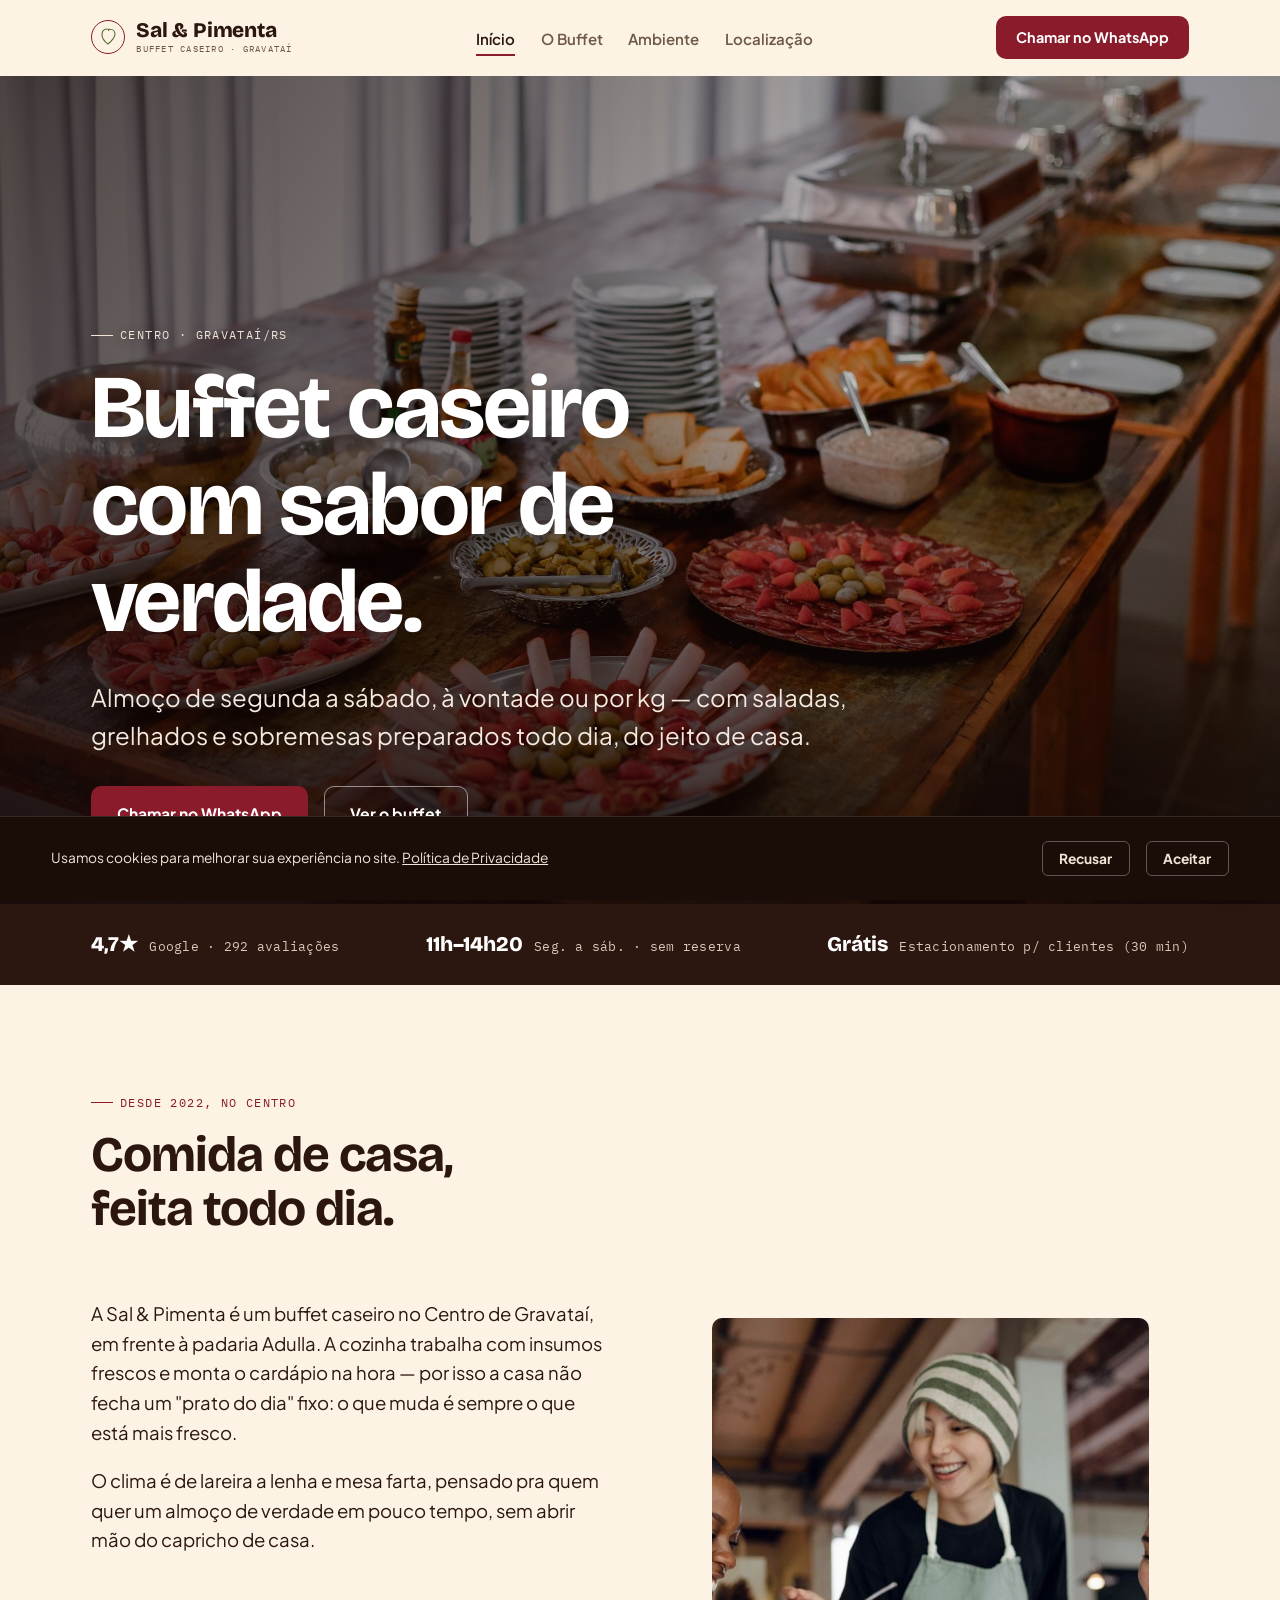
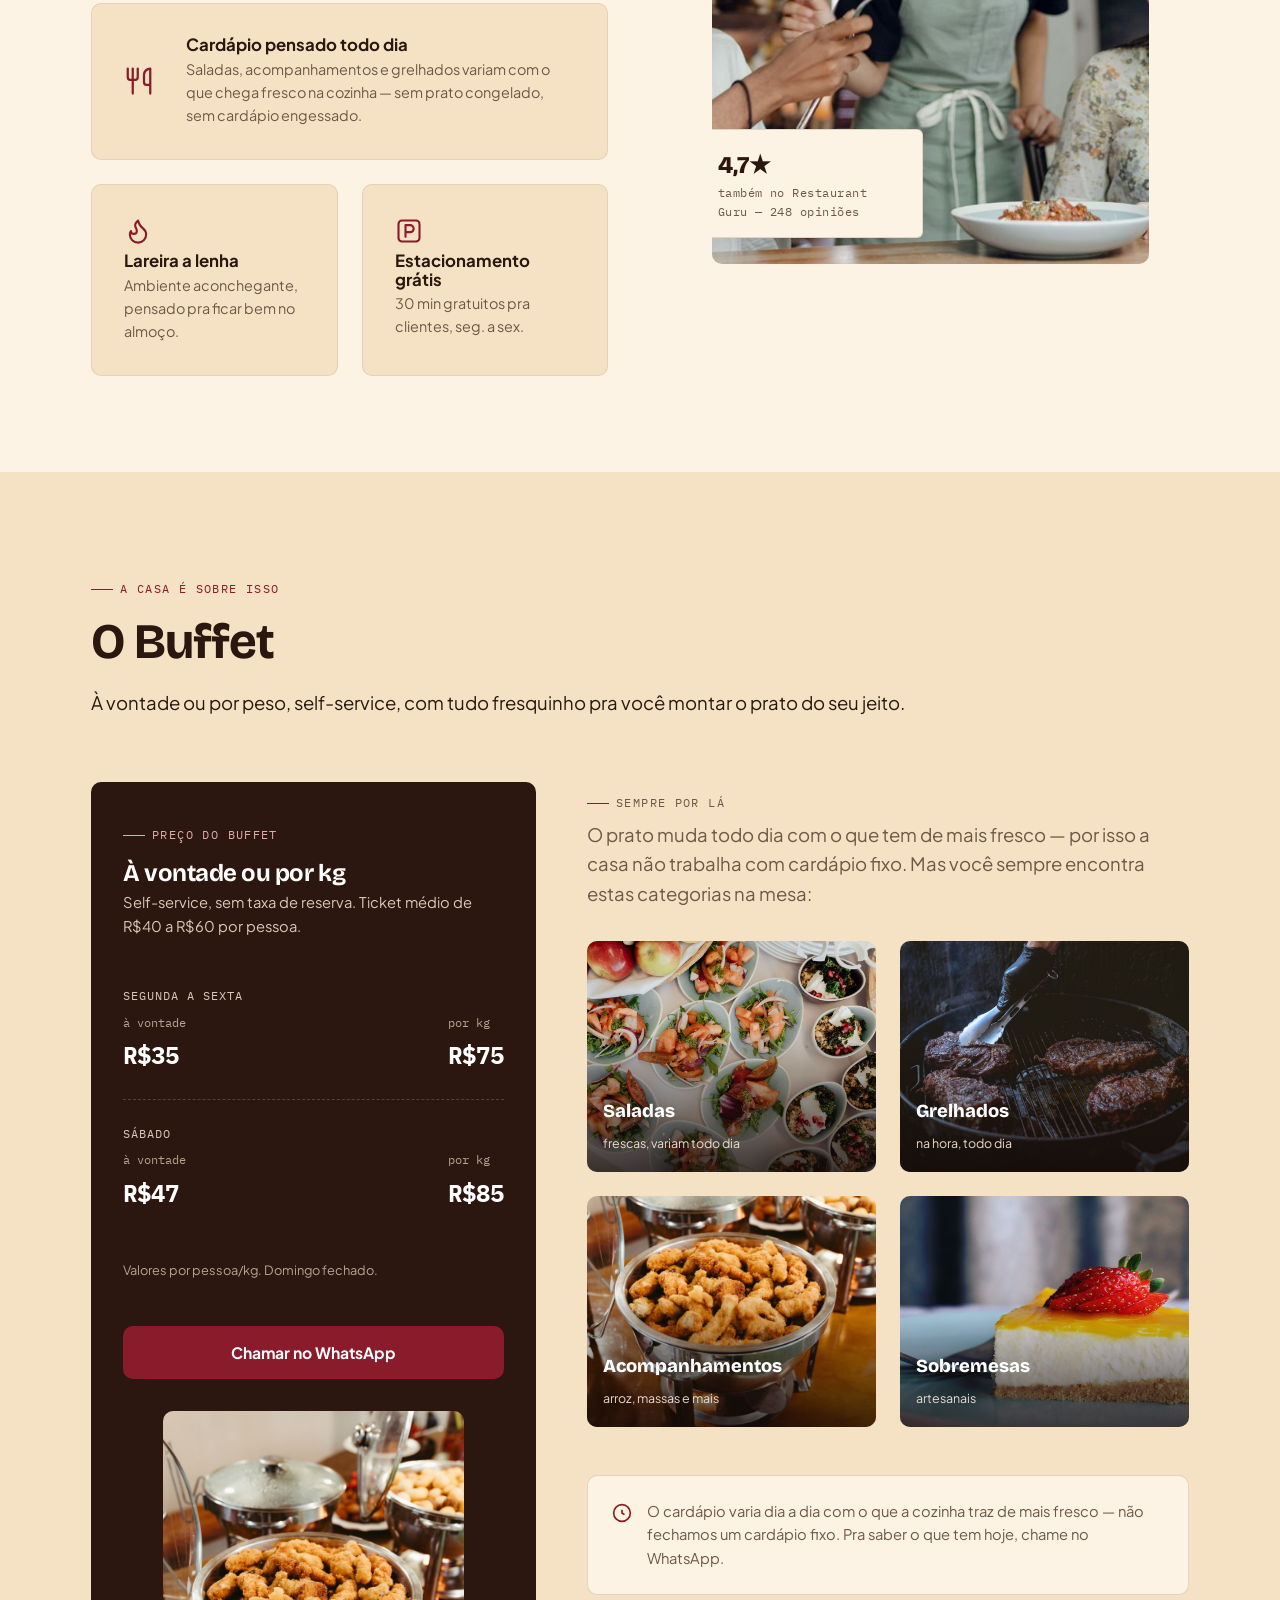
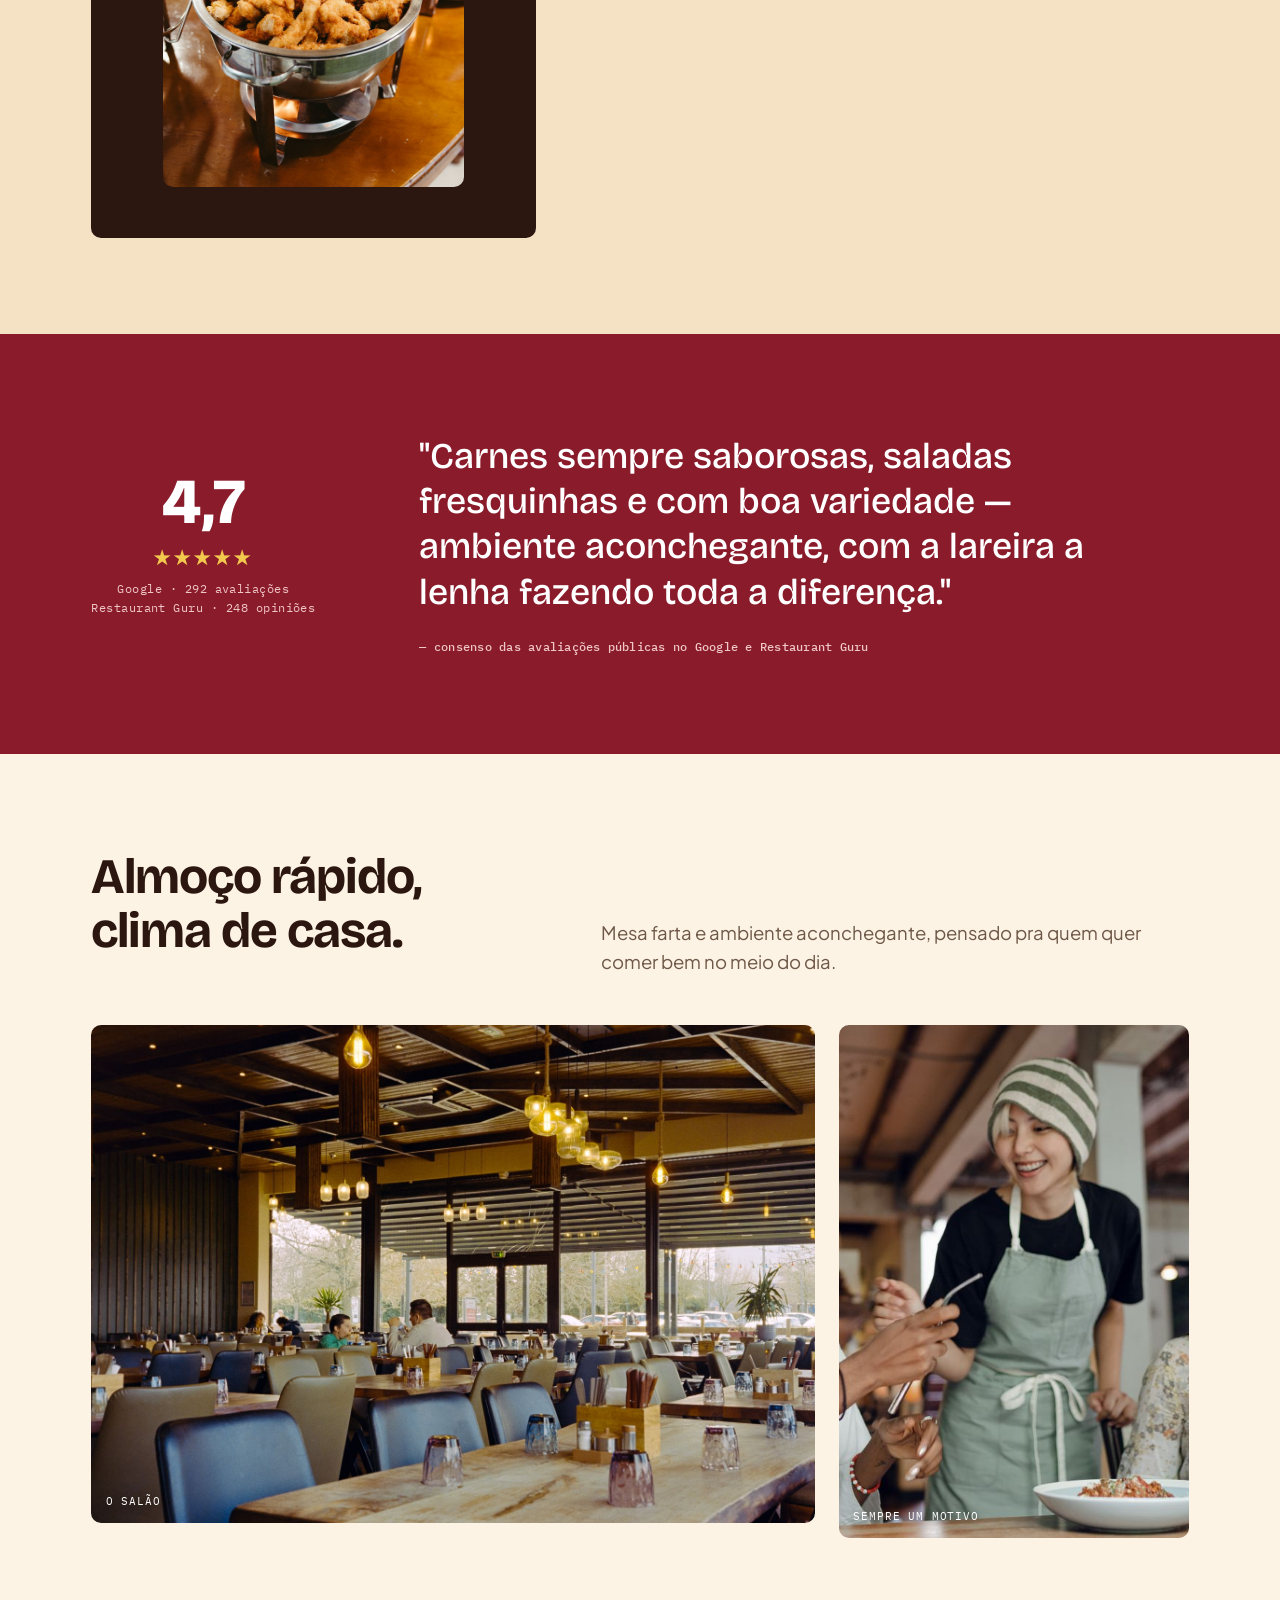
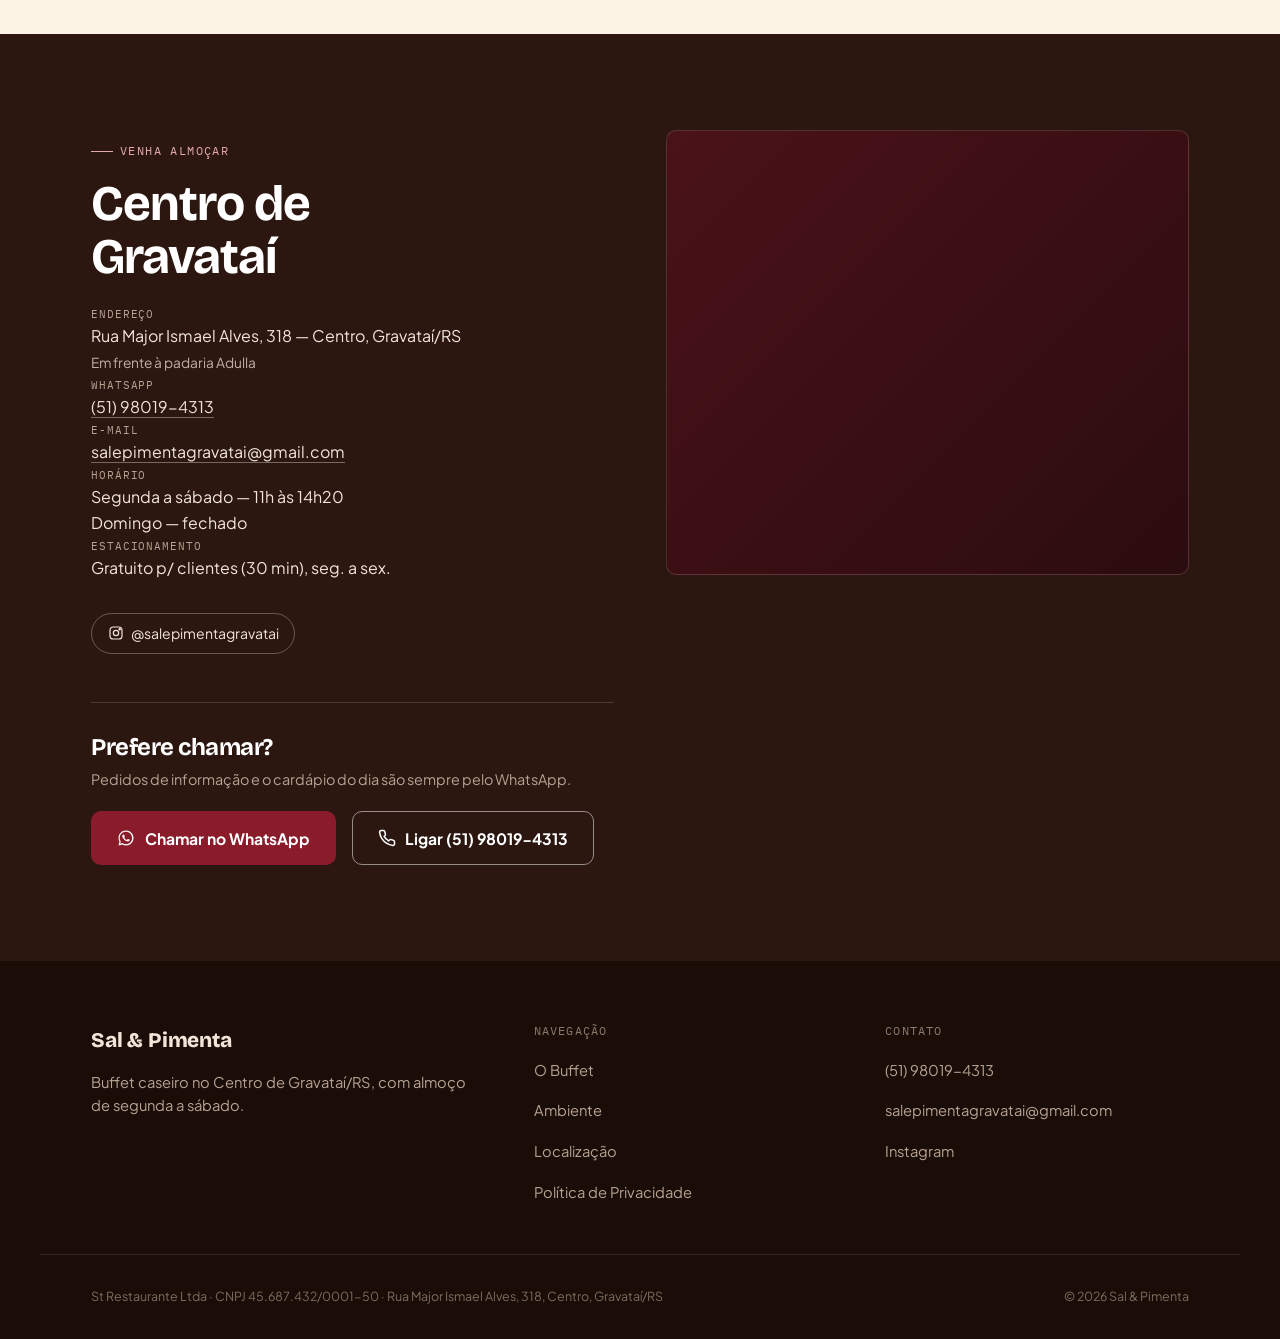
<file: index.html>
<!doctype html>
<html lang="pt-BR">
<head>
<meta charset="UTF-8">
<meta name="viewport" content="width=device-width, initial-scale=1">
<title>Sal & Pimenta Restaurante — Buffet caseiro em Gravataí/RS</title>
<meta name="description" content="Buffet caseiro à vontade ou por kg, de segunda a sábado, no Centro de Gravataí. Saladas frescas, grelhados e sobremesas — cardápio muda todo dia. Avaliação 4,7 no Google.">
<link rel="canonical" href="https://salepimenta-gravatai.vercel.app/">

<meta property="og:type" content="restaurant">
<meta property="og:title" content="Sal & Pimenta Restaurante — Buffet caseiro em Gravataí/RS">
<meta property="og:description" content="Buffet caseiro à vontade ou por kg, seg. a sáb., 11h às 14h20, no Centro de Gravataí. Peça informações pelo WhatsApp.">
<meta property="og:image" content="https://salepimenta-gravatai.vercel.app/img/hero-buffet.jpg">
<meta property="og:url" content="https://salepimenta-gravatai.vercel.app/">
<meta name="twitter:card" content="summary_large_image">

<link rel="icon" href="data:image/svg+xml,%3Csvg xmlns='http://www.w3.org/2000/svg' viewBox='0 0 64 64'%3E%3Crect width='64' height='64' rx='12' fill='%238A1B2B'/%3E%3Ctext x='32' y='44' font-family='Georgia,serif' font-size='34' font-weight='700' fill='%23FCF3E4' text-anchor='middle'%3ES%3C/text%3E%3C/svg%3E">
<link rel="manifest" href="site.webmanifest">

<link rel="preconnect" href="https://fonts.googleapis.com">
<link rel="preconnect" href="https://fonts.gstatic.com" crossorigin>
<link href="https://fonts.googleapis.com/css2?family=Bricolage+Grotesque:opsz,wght@12..96,500;12..96,600;12..96,700;12..96,800&family=Plus+Jakarta+Sans:wght@400;500;600;700&family=IBM+Plex+Mono:wght@400;500&display=swap" rel="stylesheet">
<link rel="stylesheet" href="assets/css/styles.css">

<script>document.documentElement.classList.add('js')</script>

<script type="application/ld+json">
{
  "@context":"https://schema.org","@type":"Restaurant",
  "name":"Sal & Pimenta Restaurante","inLanguage":"pt-BR",
  "url":"https://salepimenta-gravatai.vercel.app/",
  "telephone":"+555180194313",
  "email":"salepimentagravatai@gmail.com",
  "image":"https://salepimenta-gravatai.vercel.app/img/hero-buffet.jpg",
  "servesCuisine":["Buffet caseiro","Brasileira","Grelhados"],
  "priceRange":"R$35–R$85",
  "address":{"@type":"PostalAddress","streetAddress":"Rua Major Ismael Alves, 318","addressLocality":"Gravataí","addressRegion":"RS","postalCode":"94010-350","addressCountry":"BR"},
  "openingHoursSpecification":[
    {"@type":"OpeningHoursSpecification","dayOfWeek":["Monday","Tuesday","Wednesday","Thursday","Friday","Saturday"],"opens":"11:00","closes":"14:20"}
  ],
  "aggregateRating":{"@type":"AggregateRating","ratingValue":"4.7","reviewCount":"292"}
}
</script>
</head>
<body>

<a class="skip-link" href="#conteudo" style="position:absolute;left:-999px;top:0;background:#8A1B2B;color:#fff;padding:.8em 1.2em;z-index:100;">Pular para o conteúdo</a>

<header class="site-header" id="siteHeader">
  <div class="container">
    <a class="brand" href="#inicio" aria-label="Sal & Pimenta Restaurante — início">
      <svg width="34" height="34" viewBox="0 0 34 34" fill="none" aria-hidden="true">
        <circle cx="17" cy="17" r="16.5" stroke="#8A1B2B"/>
        <path d="M17 24c-3.6-2.4-6-5.7-6-9.2C11 11 13.4 9 16.3 9c.7 0 1.3.5 1.3 1.2v.3c0-.7.6-1.3 1.3-1.3 2.9 0 5.1 2 5.1 4.9 0 3.4-2.9 6.6-7 9.9Z" stroke="#5C6B36" stroke-width="1.1" stroke-linejoin="round"/>
      </svg>
      <span class="brand-word">Sal & Pimenta<small>Buffet caseiro · Gravataí</small></span>
    </a>

    <nav class="main-nav" id="mainNav" aria-label="Navegação principal">
      <ul>
        <li><a href="#inicio">Início</a></li>
        <li><a href="#buffet">O Buffet</a></li>
        <li><a href="#ambiente">Ambiente</a></li>
        <li><a href="#localizacao">Localização</a></li>
      </ul>
      <a class="btn btn-primary mobile-nav-cta" href="https://wa.me/5551980194313?text=Ol%C3%A1!%20Vim%20pelo%20site%20e%20gostaria%20de%20mais%20informa%C3%A7%C3%B5es%20sobre%20o%20buffet." target="_blank" rel="noopener">Chamar no WhatsApp</a>
    </nav>

    <div class="header-actions">
      <a class="btn btn-primary" href="https://wa.me/5551980194313?text=Ol%C3%A1!%20Vim%20pelo%20site%20e%20gostaria%20de%20mais%20informa%C3%A7%C3%B5es%20sobre%20o%20buffet." target="_blank" rel="noopener"><span>Chamar no WhatsApp</span></a>
      <button class="hamburger" id="hamburger" type="button" aria-expanded="false" aria-controls="mainNav" aria-label="Abrir menu"><span></span></button>
    </div>
  </div>
</header>

<main id="conteudo">

  <!-- HERO -->
  <section class="hero" id="inicio" aria-label="Abertura">
    <div class="hero-media">
      <img src="img/hero-buffet.jpg" alt="Mesa farta de buffet caseiro, com frios, saladas e acompanhamentos servidos em travessas" width="1920" height="1280" fetchpriority="high">
      <!-- TROCAR: foto hero (buffet da casa) -->
    </div>
    <div class="container hero-inner">
      <p class="eyebrow hero-eyebrow">Centro · Gravataí/RS</p>
      <h1>Buffet caseiro<br>com sabor de verdade.</h1>
      <p class="lede">Almoço de segunda a sábado, à vontade ou por kg — com saladas, grelhados e sobremesas preparados todo dia, do jeito de casa.</p>
      <div class="hero-ctas">
        <a class="btn btn-primary" href="https://wa.me/5551980194313?text=Ol%C3%A1!%20Vim%20pelo%20site%20e%20gostaria%20de%20mais%20informa%C3%A7%C3%B5es%20sobre%20o%20buffet." target="_blank" rel="noopener">Chamar no WhatsApp</a>
        <a class="btn btn-ghost on-dark" href="#buffet">Ver o buffet</a>
      </div>
    </div>
  </section>

  <div class="trust-strip">
    <div class="container">
      <div class="trust-item"><b>4,7★</b><span>Google · 292 avaliações</span></div>
      <div class="trust-item"><b>11h–14h20</b><span>Seg. a sáb. · sem reserva</span></div>
      <div class="trust-item"><b>Grátis</b><span>Estacionamento p/ clientes (30 min)</span></div>
    </div>
  </div>

  <!-- SOBRE / DIFERENCIAIS -->
  <section class="sobre" id="sobre" aria-label="Sobre a casa">
    <div class="container">
      <div class="sobre-head reveal">
        <p class="eyebrow">Desde 2022, no Centro</p>
        <h2>Comida de casa,<br>feita todo dia.</h2>
      </div>
      <div class="sobre-layout">
        <div class="reveal">
          <div class="prose">
            <p>A Sal & Pimenta é um buffet caseiro no Centro de Gravataí, em frente à padaria Adulla. A cozinha trabalha com insumos frescos e monta o cardápio na hora — por isso a casa não fecha um "prato do dia" fixo: o que muda é sempre o que está mais fresco.</p>
            <p>O clima é de lareira a lenha e mesa farta, pensado pra quem quer um almoço de verdade em pouco tempo, sem abrir mão do capricho de casa.</p>
          </div>
          <div class="diferenciais" style="margin-top:var(--sp-5)">
            <div class="dif-card big">
              <svg width="30" height="30" viewBox="0 0 24 24" fill="none" stroke="currentColor" stroke-width="1.8" stroke-linecap="round" stroke-linejoin="round"><path d="M3 2v7c0 1.1.9 2 2 2h4a2 2 0 0 0 2-2V2"/><path d="M7 2v20"/><path d="M21 15V2a5 5 0 0 0-5 5v6c0 1.1.9 2 2 2h3Zm0 0v7"/></svg>
              <div><h3>Cardápio pensado todo dia</h3><p>Saladas, acompanhamentos e grelhados variam com o que chega fresco na cozinha — sem prato congelado, sem cardápio engessado.</p></div>
            </div>
            <div class="dif-card">
              <svg width="28" height="28" viewBox="0 0 24 24" fill="none" stroke="currentColor" stroke-width="1.8" stroke-linecap="round" stroke-linejoin="round"><path d="M8.5 14.5A2.5 2.5 0 0 0 11 12c0-1.38-.5-2-1-3-1.072-2.143-.224-4.054 2-6 .5 2.5 2 4.9 4 6.5 2 1.6 3 3.5 3 5.5a7 7 0 1 1-14 0c0-1.153.433-2.294 1-3a2.5 2.5 0 0 0 2.5 2.5z"/></svg>
              <h3>Lareira a lenha</h3>
              <p>Ambiente aconchegante, pensado pra ficar bem no almoço.</p>
            </div>
            <div class="dif-card">
              <svg width="28" height="28" viewBox="0 0 24 24" fill="none" stroke="currentColor" stroke-width="1.8" stroke-linecap="round" stroke-linejoin="round"><rect x="3" y="3" width="18" height="18" rx="3"/><path d="M9 17V7h4a3 3 0 0 1 0 6H9"/></svg>
              <h3>Estacionamento grátis</h3>
              <p>30 min gratuitos pra clientes, seg. a sex.</p>
            </div>
          </div>
        </div>
        <figure class="sobre-figure reveal">
          <img src="img/mesa-amigos.jpg" alt="Clientes sorrindo à mesa durante o almoço, clima descontraído" width="1200" height="698" loading="lazy">
          <!-- TROCAR: foto real de clientes na casa -->
          <figcaption class="tag"><strong>4,7★</strong>também no Restaurant Guru — 248 opiniões</figcaption>
        </figure>
      </div>
    </div>
  </section>

  <!-- O BUFFET — ÂNCORA -->
  <section class="buffet" id="buffet" aria-label="O buffet">
    <div class="container">
      <div class="buffet-head reveal">
        <p class="eyebrow">A casa é sobre isso</p>
        <h2>O Buffet</h2>
        <p class="prose">À vontade ou por peso, self-service, com tudo fresquinho pra você montar o prato do seu jeito.</p>
      </div>

      <div class="buffet-layout">
        <aside class="buffet-price reveal" aria-label="Preços do buffet">
          <p class="eyebrow">Preço do buffet</p>
          <h3>À vontade ou por kg</h3>
          <p class="desc">Self-service, sem taxa de reserva. Ticket médio de R$40 a R$60 por pessoa.</p>

          <!-- TROCAR: confirme com a casa se os valores abaixo ainda são estes. A fonte mais recente encontrada é de set/2023 (post da @comeguria no TikTok, https://www.tiktok.com/@comeguria/video/7281737068152114438); o Restaurant Guru repete o mesmo número, mas parece ter puxado da mesma fonte. Pode estar desatualizado com quase 3 anos de inflação. -->
          <div class="price-table">
            <div class="price-day">
              <span class="when">Segunda a sexta</span>
              <div class="price-lines">
                <div class="opt"><span class="opt-label">à vontade</span><span class="opt-value">R$35</span></div>
                <div class="opt"><span class="opt-label">por kg</span><span class="opt-value">R$75</span></div>
              </div>
            </div>
            <div class="price-day">
              <span class="when">Sábado</span>
              <div class="price-lines">
                <div class="opt"><span class="opt-label">à vontade</span><span class="opt-value">R$47</span></div>
                <div class="opt"><span class="opt-label">por kg</span><span class="opt-value">R$85</span></div>
              </div>
            </div>
          </div>
          <p class="price-footnote">Valores por pessoa/kg. <!-- TROCAR: confirme se há tabela infantil --> Domingo fechado.</p>

          <a class="btn btn-primary" href="https://wa.me/5551980194313?text=Ol%C3%A1!%20Vim%20pelo%20site%20e%20gostaria%20de%20mais%20informa%C3%A7%C3%B5es%20sobre%20o%20buffet." target="_blank" rel="noopener">Chamar no WhatsApp</a>

          <figure class="buffet-figure">
            <img src="img/buffet-vitrine.jpg" alt="Travessa self-service do buffet, com opções quentes prontas para servir" width="1400" height="2099" loading="lazy">
            <!-- TROCAR: foto real das travessas do buffet -->
          </figure>
        </aside>

        <div class="reveal">
          <div class="buffet-categorias">
            <p class="eyebrow" style="margin-bottom:.6em">Sempre por lá</p>
            <p>O prato muda todo dia com o que tem de mais fresco — por isso a casa não trabalha com cardápio fixo. Mas você sempre encontra estas categorias na mesa:</p>
            <div class="cat-grid">
              <div class="cat-card">
                <img src="img/saladas.jpg" alt="Variedade de saladas frescas servidas em pratos individuais" width="1200" height="801" loading="lazy">
                <!-- TROCAR: foto real das saladas da casa -->
                <div class="label"><b>Saladas</b><span>frescas, variam todo dia</span></div>
              </div>
              <div class="cat-card">
                <img src="img/grelhados.jpg" alt="Cortes de carne sendo grelhados na brasa" width="1200" height="800" loading="lazy">
                <!-- TROCAR: foto real dos grelhados da casa -->
                <div class="label"><b>Grelhados</b><span>na hora, todo dia</span></div>
              </div>
              <div class="cat-card">
                <img src="img/buffet-vitrine.jpg" alt="Acompanhamentos quentes no buffet self-service" width="1400" height="2099" loading="lazy">
                <div class="label"><b>Acompanhamentos</b><span>arroz, massas e mais</span></div>
              </div>
              <div class="cat-card">
                <img src="img/sobremesa.jpg" alt="Fatia de cheesecake com morango fresco" width="1200" height="697" loading="lazy">
                <!-- TROCAR: foto real das sobremesas da casa -->
                <div class="label"><b>Sobremesas</b><span>artesanais</span></div>
              </div>
            </div>
          </div>

          <div class="buffet-note reveal">
            <svg width="20" height="20" viewBox="0 0 24 24" fill="none" stroke="currentColor" stroke-width="2"><circle cx="12" cy="12" r="10"/><path d="M12 8v4l3 2"/></svg>
            <p>O cardápio varia dia a dia com o que a cozinha traz de mais fresco — não fechamos um cardápio fixo. Pra saber o que tem hoje, chame no WhatsApp.</p>
          </div>
        </div>
      </div>
    </div>
  </section>

  <!-- AVALIAÇÕES -->
  <section class="avaliacoes" aria-label="Avaliações">
    <div class="container">
      <div class="avaliacoes-score">
        <div class="num">4,7</div>
        <div class="stars">★★★★★</div>
        <span>Google · 292 avaliações<br>Restaurant Guru · 248 opiniões</span>
      </div>
      <blockquote class="avaliacoes-quote">
        "Carnes sempre saborosas, saladas fresquinhas e com boa variedade — ambiente aconchegante, com a lareira a lenha fazendo toda a diferença."
        <cite>— consenso das avaliações públicas no Google e Restaurant Guru</cite>
      </blockquote>
    </div>
  </section>

  <!-- AMBIENTE -->
  <section class="ambiente" id="ambiente" aria-label="O ambiente da casa">
    <div class="container">
      <div class="ambiente-head reveal">
        <h2>Almoço rápido,<br>clima de casa.</h2>
        <p>Mesa farta e ambiente aconchegante, pensado pra quem quer comer bem no meio do dia.</p>
      </div>
      <div class="bento">
        <figure class="b1 reveal"><img src="img/ambiente.jpg" alt="Salão do restaurante com mesas dispostas para o almoço" width="1600" height="1067" loading="lazy"><figcaption>O salão</figcaption></figure>
        <!-- TROCAR: foto real do salão da Sal & Pimenta -->
        <figure class="b2 reveal"><img src="img/mesa-amigos.jpg" alt="Clientes conversando e sorrindo durante o almoço" width="1200" height="698" loading="lazy"><figcaption>Sempre um motivo</figcaption></figure>
      </div>
    </div>
  </section>

  <!-- LOCALIZAÇÃO / CONTATO -->
  <section class="local" id="localizacao" aria-label="Localização e contato">
    <div class="container local-grid">
      <div class="reveal">
        <p class="eyebrow">Venha almoçar</p>
        <h2>Centro de<br>Gravataí</h2>
        <dl class="local-info">
          <dt>Endereço</dt>
          <dd>Rua Major Ismael Alves, 318 — Centro, Gravataí/RS<br><span style="opacity:.75;font-size:.86rem">Em frente à padaria Adulla</span></dd>
          <dt>WhatsApp</dt>
          <dd><a href="https://wa.me/5551980194313" target="_blank" rel="noopener">(51) 98019-4313</a></dd>
          <dt>E-mail</dt>
          <dd><a href="mailto:salepimentagravatai@gmail.com">salepimentagravatai@gmail.com</a></dd>
          <dt>Horário</dt>
          <dd>Segunda a sábado — 11h às 14h20<br>Domingo — fechado</dd>
          <dt>Estacionamento</dt>
          <dd>Gratuito p/ clientes (30 min), seg. a sex.</dd>
        </dl>
        <div class="local-socials">
          <a class="social-pill" href="https://www.instagram.com/salepimentagravatai/" target="_blank" rel="noopener">
            <svg width="16" height="16" viewBox="0 0 24 24" fill="none" stroke="currentColor" stroke-width="1.8"><rect x="3" y="3" width="18" height="18" rx="5"/><circle cx="12" cy="12" r="4"/><circle cx="17.5" cy="6.5" r="1"/></svg>
            @salepimentagravatai
          </a>
        </div>

        <div class="contact-ctas">
          <h3>Prefere chamar?</h3>
          <p>Pedidos de informação e o cardápio do dia são sempre pelo WhatsApp.</p>
          <div class="direct-ctas">
            <a class="btn btn-primary" href="https://wa.me/5551980194313?text=Ol%C3%A1!%20Vim%20pelo%20site%20e%20gostaria%20de%20mais%20informa%C3%A7%C3%B5es." target="_blank" rel="noopener">
              <svg width="18" height="18" viewBox="0 0 24 24" fill="none" stroke="currentColor" stroke-width="0"><path fill="currentColor" d="M12.04 2c-5.5 0-10 4.5-10 10 0 1.77.46 3.45 1.28 4.9L2 22l5.25-1.38A9.94 9.94 0 0 0 12.04 22c5.5 0 10-4.5 10-10s-4.5-10-10-10Zm0 18.2c-1.6 0-3.1-.43-4.4-1.2l-.32-.19-3.12.82.83-3.04-.2-.32a8.18 8.18 0 0 1-1.26-4.37c0-4.53 3.7-8.2 8.27-8.2 4.56 0 8.27 3.67 8.27 8.2 0 4.53-3.71 8.3-8.27 8.3Zm4.53-6.15c-.25-.12-1.47-.72-1.7-.8-.23-.08-.4-.12-.56.13-.17.24-.65.8-.8.97-.14.16-.29.18-.54.06-.25-.12-1.04-.38-1.98-1.22-.73-.65-1.22-1.45-1.37-1.7-.14-.24-.02-.37.11-.5.11-.11.25-.29.37-.43.13-.14.17-.24.25-.4.08-.16.04-.3-.02-.42-.06-.12-.56-1.36-.77-1.86-.2-.48-.41-.42-.56-.43h-.48c-.16 0-.42.06-.64.3-.22.24-.85.83-.85 2.03s.87 2.36 1 2.52c.12.16 1.7 2.6 4.13 3.64.58.25 1.03.4 1.38.51.58.18 1.11.16 1.53.1.47-.07 1.47-.6 1.67-1.18.21-.58.21-1.07.15-1.18-.07-.1-.23-.16-.48-.28Z"/></svg>
              Chamar no WhatsApp
            </a>
            <a class="btn btn-ghost on-dark" href="tel:+555180194313">
              <svg width="18" height="18" viewBox="0 0 24 24" fill="none" stroke="currentColor" stroke-width="2" stroke-linecap="round" stroke-linejoin="round"><path d="M22 16.92v3a2 2 0 0 1-2.18 2 19.79 19.79 0 0 1-8.63-3.07 19.5 19.5 0 0 1-6-6 19.79 19.79 0 0 1-3.07-8.67A2 2 0 0 1 4.11 2h3a2 2 0 0 1 2 1.72c.127.96.362 1.903.7 2.81a2 2 0 0 1-.45 2.11L8.09 9.91a16 16 0 0 0 6 6l1.27-1.27a2 2 0 0 1 2.11-.45c.907.338 1.85.573 2.81.7A2 2 0 0 1 22 16.92Z"/></svg>
              Ligar (51) 98019-4313
            </a>
          </div>
        </div>
      </div>

      <div class="reveal">
        <div class="map-wrap">
          <iframe title="Mapa — Rua Major Ismael Alves, 318, Gravataí" src="https://www.google.com/maps?q=Rua+Major+Ismael+Alves,+318,+Gravata%C3%AD,+RS&output=embed" loading="lazy" referrerpolicy="no-referrer-when-downgrade"></iframe>
        </div>
      </div>
    </div>
  </section>

</main>

<footer class="site-footer">
  <div class="container footer-grid">
    <div class="footer-brand">
      <span class="brand-word">Sal & Pimenta</span>
      <p>Buffet caseiro no Centro de Gravataí/RS, com almoço de segunda a sábado.</p>
    </div>
    <div class="footer-col">
      <h4>Navegação</h4>
      <ul>
        <li><a href="#buffet">O Buffet</a></li>
        <li><a href="#ambiente">Ambiente</a></li>
        <li><a href="#localizacao">Localização</a></li>
        <li><a href="politica-de-privacidade.html">Política de Privacidade</a></li>
      </ul>
    </div>
    <div class="footer-col">
      <h4>Contato</h4>
      <ul>
        <li><a href="tel:+555180194313">(51) 98019-4313</a></li>
        <li><a href="mailto:salepimentagravatai@gmail.com">salepimentagravatai@gmail.com</a></li>
        <li><a href="https://www.instagram.com/salepimentagravatai/" target="_blank" rel="noopener">Instagram</a></li>
      </ul>
    </div>
  </div>
  <div class="container footer-bottom">
    <span>St Restaurante Ltda · CNPJ 45.687.432/0001-50 · Rua Major Ismael Alves, 318, Centro, Gravataí/RS</span>
    <span>© <span id="year"></span> Sal & Pimenta</span>
  </div>
</footer>

<a class="wa-float" href="https://wa.me/5551980194313?text=Ol%C3%A1!%20Vim%20pelo%20site%20e%20gostaria%20de%20mais%20informa%C3%A7%C3%B5es." target="_blank" rel="noopener" aria-label="Chamar a Sal & Pimenta no WhatsApp">
  <svg width="26" height="26" viewBox="0 0 24 24" fill="none" stroke="#fff" stroke-width="0"><path fill="#fff" d="M12.04 2c-5.5 0-10 4.5-10 10 0 1.77.46 3.45 1.28 4.9L2 22l5.25-1.38A9.94 9.94 0 0 0 12.04 22c5.5 0 10-4.5 10-10s-4.5-10-10-10Zm0 18.2c-1.6 0-3.1-.43-4.4-1.2l-.32-.19-3.12.82.83-3.04-.2-.32a8.18 8.18 0 0 1-1.26-4.37c0-4.53 3.7-8.2 8.27-8.2 4.56 0 8.27 3.67 8.27 8.2 0 4.53-3.71 8.3-8.27 8.3Zm4.53-6.15c-.25-.12-1.47-.72-1.7-.8-.23-.08-.4-.12-.56.13-.17.24-.65.8-.8.97-.14.16-.29.18-.54.06-.25-.12-1.04-.38-1.98-1.22-.73-.65-1.22-1.45-1.37-1.7-.14-.24-.02-.37.11-.5.11-.11.25-.29.37-.43.13-.14.17-.24.25-.4.08-.16.04-.3-.02-.42-.06-.12-.56-1.36-.77-1.86-.2-.48-.41-.42-.56-.43h-.48c-.16 0-.42.06-.64.3-.22.24-.85.83-.85 2.03s.87 2.36 1 2.52c.12.16 1.7 2.6 4.13 3.64.58.25 1.03.4 1.38.51.58.18 1.11.16 1.53.1.47-.07 1.47-.6 1.67-1.18.21-.58.21-1.07.15-1.18-.07-.1-.23-.16-.48-.28Z"/></svg>
</a>

<div id="cookie-bar" hidden role="dialog" aria-label="Aviso de cookies">
  <p>Usamos cookies para melhorar sua experiência no site. <a href="politica-de-privacidade.html">Política de Privacidade</a></p>
  <div class="actions">
    <button id="cookie-reject" type="button">Recusar</button>
    <button id="cookie-accept" type="button">Aceitar</button>
  </div>
</div>

<script src="assets/js/main.js" defer></script>
</body>
</html>
</file>
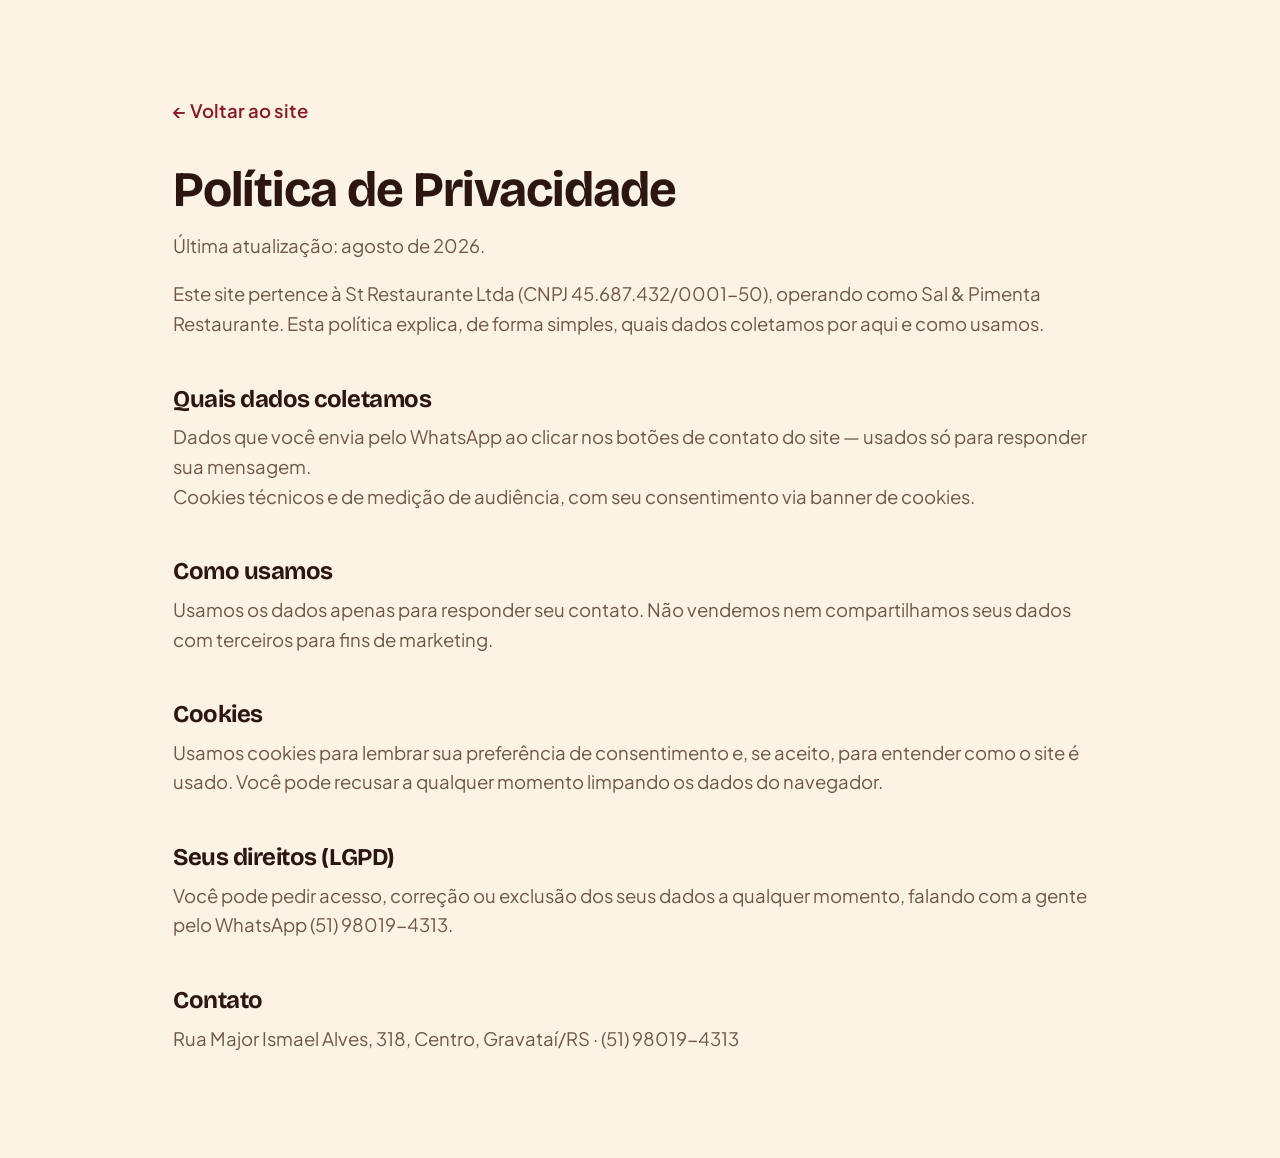
<file: politica-de-privacidade.html>
<!doctype html>
<html lang="pt-BR">
<head>
<meta charset="UTF-8">
<meta name="viewport" content="width=device-width, initial-scale=1">
<title>Política de Privacidade — Sal & Pimenta Restaurante</title>
<link rel="icon" href="data:image/svg+xml,%3Csvg xmlns='http://www.w3.org/2000/svg' viewBox='0 0 64 64'%3E%3Crect width='64' height='64' rx='12' fill='%238A1B2B'/%3E%3Ctext x='32' y='44' font-family='Georgia,serif' font-size='34' font-weight='700' fill='%23FCF3E4' text-anchor='middle'%3ES%3C/text%3E%3C/svg%3E">
<link rel="preconnect" href="https://fonts.googleapis.com">
<link rel="preconnect" href="https://fonts.gstatic.com" crossorigin>
<link href="https://fonts.googleapis.com/css2?family=Bricolage+Grotesque:opsz,wght@12..96,700&family=Plus+Jakarta+Sans:wght@400;600&display=swap" rel="stylesheet">
<link rel="stylesheet" href="assets/css/styles.css">
<style>
  .pol{ max-width:74ch; margin:0 auto; padding: 96px clamp(20px,4vw,64px) 64px; }
  .pol h1{ font-size:var(--t-3); margin-bottom:.3em; }
  .pol h2{ font-size:var(--t-1); margin-top:2em; }
  .pol p, .pol li{ color:var(--ink-2); }
  .pol a.back{ display:inline-block; margin-bottom:2em; color:var(--accent); text-decoration:none; font-weight:600; }
</style>
</head>
<body>
  <div class="pol">
    <a class="back" href="index.html">&larr; Voltar ao site</a>
    <h1>Política de Privacidade</h1>
    <p>Última atualização: <!-- TROCAR: data --> agosto de 2026.</p>

    <p>Este site pertence à St Restaurante Ltda (CNPJ 45.687.432/0001-50), operando como Sal & Pimenta Restaurante. Esta política explica, de forma simples, quais dados coletamos por aqui e como usamos.</p>

    <h2>Quais dados coletamos</h2>
    <ul>
      <li>Dados que você envia pelo WhatsApp ao clicar nos botões de contato do site — usados só para responder sua mensagem.</li>
      <li>Cookies técnicos e de medição de audiência, com seu consentimento via banner de cookies.</li>
    </ul>

    <h2>Como usamos</h2>
    <p>Usamos os dados apenas para responder seu contato. Não vendemos nem compartilhamos seus dados com terceiros para fins de marketing.</p>

    <h2>Cookies</h2>
    <p>Usamos cookies para lembrar sua preferência de consentimento e, se aceito, para entender como o site é usado. Você pode recusar a qualquer momento limpando os dados do navegador.</p>

    <h2>Seus direitos (LGPD)</h2>
    <p>Você pode pedir acesso, correção ou exclusão dos seus dados a qualquer momento, falando com a gente pelo WhatsApp (51) 98019-4313.</p>

    <h2>Contato</h2>
    <p>Rua Major Ismael Alves, 318, Centro, Gravataí/RS · (51) 98019-4313</p>

    <p style="margin-top:3em;font-size:.85rem"><!-- TROCAR: este texto é uma base simples, não é parecer jurídico. Para operação de maior volume de dados, vale revisão de um advogado especialista em proteção de dados. --></p>
  </div>
</body>
</html>
</file>
<file: assets/css/styles.css>
/* Sal & Pimenta Restaurante — buffet caseiro, Gravataí/RS
   Paleta: vinho/bordô do logo + creme quente. Bricolage Grotesque (display) + Plus Jakarta Sans (corpo) + IBM Plex Mono (rótulos/preços). */

:root{
  --paper:      #FCF3E4;
  --paper-2:    #F5E2C4;
  --paper-3:    #EDD3A8;
  --ink:        #2C1710;
  --ink-2:      #6E5847;
  --accent:     #8A1B2B;
  --accent-2:   #641220;
  --accent-soft:#F3DEDD;
  --olive:      #5C6B36;
  --line:       rgba(44,23,16,.14);
  --line-2:     rgba(44,23,16,.08);

  --display: "Bricolage Grotesque", "Hanken Grotesk", sans-serif;
  --sans:    "Plus Jakarta Sans", -apple-system, BlinkMacSystemFont, sans-serif;
  --mono:    "IBM Plex Mono", ui-monospace, monospace;

  --t-0:  clamp(1.05rem, 1rem + .2vw, 1.18rem);
  --t-1:  clamp(1.2rem, 1.1rem + .5vw, 1.5rem);
  --t-2:  clamp(1.6rem, 1.3rem + 1.2vw, 2.3rem);
  --t-3:  clamp(2rem, 1.5rem + 2vw, 3.2rem);
  --disp: clamp(2.6rem, 1.5rem + 5.2vw, 5.6rem);

  --sp-1: 8px; --sp-2: 16px; --sp-3: 24px; --sp-4: 32px;
  --sp-5: 48px; --sp-6: 64px; --sp-7: 96px; --sp-8: 128px;

  --container: 1200px;
  --radius: 10px;
  --radius-sm: 6px;
  --header-h: 76px;
}

*,*::before,*::after{ box-sizing:border-box; }
html{ scroll-behavior:smooth; overflow-x:hidden; max-width:100%; }
body{
  margin:0; background:var(--paper); color:var(--ink); overflow-x:hidden; max-width:100%;
  font-family:var(--sans); font-size:var(--t-0); line-height:1.6;
  -webkit-font-smoothing:antialiased;
}
img{ max-width:100%; display:block; }
a{ color:inherit; }
h1,h2,h3,h4{ font-family:var(--display); line-height:1.08; letter-spacing:-.02em; margin:0 0 .4em; font-weight:700; }
p{ margin:0 0 1em; }
.prose{ max-width:65ch; }
ul{ margin:0; padding:0; list-style:none; }
button{ font-family:inherit; }

section[id]{ scroll-margin-top: var(--header-h); }

.container{ max-width:var(--container); margin-inline:auto; padding-inline: clamp(20px, 4vw, 64px); }
.eyebrow{
  font-family:var(--mono); font-size:.72rem; letter-spacing:.12em; text-transform:uppercase;
  color:var(--accent); display:inline-flex; align-items:center; gap:.6em; margin-bottom: var(--sp-2);
}
.eyebrow::before{ content:""; width:22px; height:1px; background:var(--accent); display:inline-block; }

.btn{
  display:inline-flex; align-items:center; gap:.6em; padding:.85em 1.6em;
  font-family:var(--sans); font-weight:700; font-size:.98rem; border-radius:var(--radius);
  border:1px solid transparent; cursor:pointer; text-decoration:none; transition:transform .25s ease, background .25s ease, color .25s ease, border-color .25s ease;
}
.btn-primary{ background:var(--accent); color:#fff; }
.btn-primary:hover{ background:var(--accent-2); transform:translateY(-2px); }
.btn-ghost{ background:transparent; color:var(--ink); border-color:var(--line); }
.btn-ghost:hover{ border-color:var(--ink); transform:translateY(-2px); }
.btn-ghost.on-dark{ color:#fff; border-color:rgba(255,255,255,.5); }
.btn-ghost.on-dark:hover{ border-color:#fff; }
.btn:focus-visible, a:focus-visible, button:focus-visible, input:focus-visible, textarea:focus-visible{
  outline:2px solid var(--accent); outline-offset:3px;
}

/* ---------- reveal (Tier 0 baseline, gated by .js) ---------- */
.reveal{ opacity:1; transform:none; }
.js .reveal{ opacity:0; transform:translateY(28px); transition:opacity .7s ease, transform .7s ease; }
.js .reveal.is-visible{ opacity:1; transform:none; }

@media (prefers-reduced-motion: reduce){
  *,*::before,*::after{ animation-duration:.01ms !important; animation-iteration-count:1 !important; transition-duration:.01ms !important; }
  html{ scroll-behavior:auto; }
  .js .reveal{ opacity:1; transform:none; }
}

/* ================= HEADER ================= */
.site-header{
  position:sticky; top:0; z-index:50; height:var(--header-h);
  display:flex; align-items:center; background:transparent;
  transition:background .3s ease, box-shadow .3s ease, border-color .3s ease;
  border-bottom:1px solid transparent;
}
.site-header.scrolled{
  background:rgba(252,243,228,.94); backdrop-filter:blur(10px);
  border-color:var(--line); box-shadow:0 4px 24px rgba(44,23,16,.06);
}
.site-header .container{ display:flex; align-items:center; justify-content:space-between; width:100%; }
.brand{ display:flex; align-items:center; gap:.6em; text-decoration:none; color:var(--ink); }
.brand svg{ flex:none; }
.brand-word{ font-family:var(--display); font-size:1.3rem; letter-spacing:-.01em; line-height:1; font-weight:800; }
.brand-word small{ display:block; font-family:var(--mono); font-size:.56rem; letter-spacing:.14em; color:var(--ink-2); font-weight:400; margin-top:.4em; text-transform:uppercase; }

.main-nav ul{ display:flex; gap: clamp(1rem, 2vw, 2.2rem); align-items:center; }
.main-nav a{
  text-decoration:none; font-size:.94rem; font-weight:600; color:var(--ink-2);
  padding:.4em 0; border-bottom:2px solid transparent; transition:color .2s ease, border-color .2s ease;
}
.main-nav a:hover, .main-nav a.active{ color:var(--ink); border-color:var(--accent); }
.header-actions{ display:flex; align-items:center; gap: var(--sp-3); }
.header-actions .btn{ padding:.65em 1.3em; font-size:.9rem; }
.mobile-nav-cta{ display:none; margin-top: var(--sp-4); justify-content:center; }

.hamburger{
  display:none; width:44px; height:44px; border:1px solid var(--line); border-radius:var(--radius-sm);
  background:transparent; align-items:center; justify-content:center; cursor:pointer;
}
.hamburger span, .hamburger span::before, .hamburger span::after{
  content:""; display:block; width:20px; height:2px; background:var(--ink); position:relative; transition:transform .25s ease, opacity .25s ease;
}
.hamburger span::before{ position:absolute; top:-6px; }
.hamburger span::after{ position:absolute; top:6px; }
.hamburger[aria-expanded="true"] span{ background:transparent; }
.hamburger[aria-expanded="true"] span::before{ transform:rotate(45deg); top:0; }
.hamburger[aria-expanded="true"] span::after{ transform:rotate(-45deg); top:0; }

/* ================= HERO ================= */
.hero{ position:relative; min-height:92vh; display:flex; align-items:flex-end; overflow:hidden; color:#fff; }
.hero-media{ position:absolute; inset:0; z-index:0; }
.hero-media img{ width:100%; height:100%; object-fit:cover; object-position:50% 38%; }
.hero-media::after{
  content:""; position:absolute; inset:0;
  background:linear-gradient(115deg, rgba(20,8,6,.72) 0%, rgba(20,8,6,.5) 32%, rgba(20,8,6,.18) 58%, rgba(20,8,6,.15) 100%),
             linear-gradient(180deg, rgba(20,8,6,.15) 0%, rgba(20,8,6,.1) 40%, rgba(16,6,5,.9) 100%);
}
.hero-inner{ position:relative; z-index:1; padding-block: var(--sp-7) var(--sp-6); width:100%; }
.hero-eyebrow{ color:#F3E3D8; text-shadow:0 2px 12px rgba(0,0,0,.4); }
.hero-eyebrow::before{ background:#F3E3D8; }
.hero h1{ font-size:var(--disp); color:#fff; max-width:15ch; margin-bottom:.3em; text-shadow:0 4px 24px rgba(0,0,0,.35); }
.hero .lede{ font-size: var(--t-1); max-width:44ch; color:#F3E9DE; margin-bottom: var(--sp-4); font-weight:400; text-shadow:0 2px 14px rgba(0,0,0,.35); }
.hero-ctas{ display:flex; flex-wrap:wrap; gap: var(--sp-2); }

/* trust strip under hero */
.trust-strip{ background:var(--ink); color:var(--paper); padding-block: var(--sp-3); position:relative; z-index:1; }
.trust-strip .container{ display:flex; flex-wrap:wrap; gap: var(--sp-5); justify-content:space-between; }
.trust-item{ display:flex; align-items:baseline; gap:.6em; }
.trust-item b{ font-family:var(--display); font-size:1.3rem; color:#fff; font-weight:800; }
.trust-item span{ font-size:.84rem; color:#D9C9B9; font-family:var(--mono); letter-spacing:.02em; }

/* ================= SOBRE / DIFERENCIAIS (bento) ================= */
.sobre{ padding-block: var(--sp-7); }
.sobre-head{ max-width:70ch; margin-bottom: var(--sp-6); }
.sobre-head h2{ font-size:var(--t-3); }
.sobre-layout{ display:grid; grid-template-columns: 1fr 1fr; gap: clamp(2rem,5vw,5rem); align-items:start; }
.sobre-figure{ position:relative; aspect-ratio: 4/5; border-radius: var(--radius); overflow:hidden; }
.sobre-figure img{ position:absolute; inset:0; width:100%; height:100%; object-fit:cover; }
.sobre-figure .tag{
  position:absolute; left:-1.2rem; bottom:1.6rem; background:var(--paper); border:1px solid var(--line);
  padding: var(--sp-2) var(--sp-3); max-width:230px; font-family:var(--mono); font-size:.72rem; letter-spacing:.04em; color:var(--ink-2);
  box-shadow:0 12px 30px rgba(44,23,16,.12); border-radius: var(--radius-sm);
}
.sobre-figure .tag strong{ display:block; color:var(--ink); font-family:var(--display); font-size:1.5rem; font-weight:800; letter-spacing:0; }

.diferenciais{ display:grid; grid-template-columns: repeat(2,1fr); gap: var(--sp-3); }
.dif-card{
  background:var(--paper-2); border:1px solid var(--line-2); border-radius: var(--radius); padding: var(--sp-4);
}
.dif-card.big{ grid-column: span 2; display:flex; align-items:center; gap: var(--sp-4); }
.dif-card svg{ color:var(--accent); flex:none; }
.dif-card h3{ font-size:1.05rem; margin-bottom:.2em; font-family:var(--sans); font-weight:700; letter-spacing:0; }
.dif-card p{ color:var(--ink-2); font-size:.9rem; margin:0; }

/* ================= O BUFFET (âncora) ================= */
.buffet{ background:var(--paper-2); padding-block: var(--sp-7); position:relative; }
.buffet-head{ max-width:66ch; margin-bottom: var(--sp-6); }
.buffet-head h2{ font-size:var(--t-3); }

.buffet-layout{ display:grid; grid-template-columns: .85fr 1.15fr; gap: clamp(2rem,4vw,4rem); align-items:start; }

.buffet-price{
  background:var(--ink); color:var(--paper); border-radius: var(--radius); padding: var(--sp-4); position:sticky; top: calc(var(--header-h) + 24px);
}
.buffet-price .eyebrow{ color:#E3A9A9; }
.buffet-price .eyebrow::before{ background:#E3A9A9; }
.buffet-price h3{ font-size:var(--t-1); margin-bottom:.2em; color:#fff; }
.buffet-price .desc{ color:#D9C9B9; font-size:.92rem; margin-bottom: var(--sp-3); }
.price-table{ font-family:var(--mono); }
.price-day{ padding: var(--sp-3) 0; border-top:1px dashed rgba(255,255,255,.18); }
.price-day:first-of-type{ border-top:none; }
.price-day .when{ font-size:.78rem; letter-spacing:.08em; text-transform:uppercase; color:#D9C9B9; display:block; margin-bottom:.6em; }
.price-lines{ display:flex; justify-content:space-between; gap: var(--sp-2); }
.price-lines .opt{ display:flex; flex-direction:column; gap:.2em; }
.price-lines .opt-label{ font-size:.74rem; color:#B7A392; }
.price-lines .opt-value{ font-size:1.5rem; color:#fff; font-weight:700; }
.price-footnote{ font-size:.8rem; color:#B7A392; margin-top: var(--sp-3); font-family:var(--sans); }
.buffet-price .btn{ width:100%; justify-content:center; margin-top: var(--sp-4); }
.buffet-figure{ margin-top: var(--sp-4); border-radius: var(--radius); overflow:hidden; position:relative; aspect-ratio:4/5; }
.buffet-figure img{ position:absolute; inset:0; width:100%; height:100%; object-fit:cover; object-position:center 30%; }

.buffet-categorias{ margin-bottom: var(--sp-5); }
.buffet-categorias > p{ color:var(--ink-2); max-width:60ch; }
.cat-grid{ display:grid; grid-template-columns: repeat(2,1fr); gap: var(--sp-3); margin-top: var(--sp-4); }
.cat-card{ position:relative; border-radius: var(--radius); overflow:hidden; aspect-ratio: 5/4; }
.cat-card img{ width:100%; height:100%; object-fit:cover; transition:transform .6s ease; }
.cat-card:hover img{ transform:scale(1.05); }
.cat-card::after{ content:""; position:absolute; inset:0; background:linear-gradient(180deg, rgba(20,10,8,0) 40%, rgba(20,10,8,.78) 100%); }
.cat-card .label{ position:absolute; left:1rem; bottom:1rem; z-index:1; color:#fff; }
.cat-card .label b{ display:block; font-family:var(--display); font-size:1.15rem; font-weight:800; }
.cat-card .label span{ font-size:.78rem; color:#EAD9CC; }

.buffet-note{ display:flex; gap:.8em; align-items:flex-start; background:var(--paper); border:1px solid var(--line); border-radius: var(--radius); padding: var(--sp-3); margin-top: var(--sp-4); }
.buffet-note svg{ color:var(--accent); flex:none; margin-top:.15em; }
.buffet-note p{ margin:0; font-size:.92rem; color:var(--ink-2); }

/* ================= AMBIENTE (bento gallery) ================= */
.ambiente{ padding-block: var(--sp-7); }
.ambiente-head{ display:flex; justify-content:space-between; align-items:flex-end; gap: var(--sp-3); margin-bottom: var(--sp-5); flex-wrap:wrap; }
.ambiente-head h2{ font-size:var(--t-3); max-width:16ch; }
.ambiente-head p{ max-width:42ch; color:var(--ink-2); margin:0; }
.bento{ display:grid; grid-template-columns: repeat(3,1fr); gap: var(--sp-3); }
.bento figure{ margin:0; position:relative; overflow:hidden; border-radius: var(--radius); }
.bento img{ width:100%; height:100%; object-fit:cover; display:block; transition:transform .6s ease; }
.bento figure:hover img{ transform:scale(1.045); }
.bento .b1{ grid-column: span 2; aspect-ratio: 16/11; }
.bento .b2{ grid-column: span 1; aspect-ratio: 3/4.4; }
.bento figcaption{
  position:absolute; left:.9rem; bottom:.8rem; color:#fff; font-family:var(--mono); font-size:.66rem;
  letter-spacing:.08em; text-transform:uppercase; text-shadow:0 2px 10px rgba(0,0,0,.5);
}

/* ================= AVALIAÇÕES ================= */
.avaliacoes{ background:var(--accent); color:#fff; padding-block: var(--sp-6); }
.avaliacoes .container{ display:grid; grid-template-columns: auto 1fr; gap: var(--sp-6); align-items:center; }
.avaliacoes-score{ text-align:center; }
.avaliacoes-score .num{ font-family:var(--display); font-size:4rem; font-weight:800; line-height:1; }
.avaliacoes-score .stars{ color:#F3C94D; font-size:1.3rem; letter-spacing:.1em; margin:.3em 0; }
.avaliacoes-score span{ font-family:var(--mono); font-size:.74rem; letter-spacing:.04em; color:#F0C7C7; display:block; }
.avaliacoes-quote{ font-family:var(--display); font-size:var(--t-2); font-weight:500; line-height:1.25; max-width:38ch; }
.avaliacoes-quote cite{ display:block; font-family:var(--mono); font-style:normal; font-size:.76rem; color:#F0C7C7; margin-top: var(--sp-3); letter-spacing:.02em; }

/* ================= LOCALIZAÇÃO / CONTATO ================= */
.local{ background:var(--ink); color:#F1E5D8; padding-block: var(--sp-7); }
.local .eyebrow{ color:#E3A9A9; }
.local .eyebrow::before{ background:#E3A9A9; }
.local h2{ color:#fff; font-size:var(--t-3); max-width:16ch; }
.local-grid{ display:grid; grid-template-columns: 1fr 1fr; gap: clamp(2rem,4vw,4rem); }
.local-info dl{ display:grid; grid-template-columns:auto 1fr; gap: .5rem 1.4rem; margin: var(--sp-4) 0; }
.local-info dt{ font-family:var(--mono); font-size:.68rem; letter-spacing:.08em; text-transform:uppercase; color:#B7A392; padding-top:.2em; }
.local-info dd{ margin:0; font-size:1rem; overflow-wrap:anywhere; }
.local-info a{ text-decoration:none; border-bottom:1px solid rgba(255,255,255,.35); }
.local-info a:hover{ border-color:#fff; }
.local-socials{ display:flex; gap: var(--sp-2); margin-top: var(--sp-4); flex-wrap:wrap; }
.social-pill{
  display:inline-flex; align-items:center; gap:.5em; border:1px solid rgba(255,255,255,.28); border-radius:40px;
  padding:.6em 1.1em; text-decoration:none; font-size:.88rem; color:#F1E5D8; transition:border-color .2s ease, background .2s ease;
}
.social-pill:hover{ border-color:#fff; background:rgba(255,255,255,.06); }
.map-wrap{ aspect-ratio: 4/3.4; border-radius: var(--radius); overflow:hidden; background:linear-gradient(135deg,#4a1219,#2b0c0f); border:1px solid rgba(255,255,255,.14); }
.map-wrap iframe{ width:100%; height:100%; border:0; filter:grayscale(.15) contrast(1.05); }

.contact-ctas{ margin-top: var(--sp-5); border-top:1px solid rgba(255,255,255,.14); padding-top: var(--sp-4); }
.contact-ctas h3{ color:#fff; font-size:var(--t-1); margin-bottom:.3em; }
.contact-ctas > p{ color:#B7A392; font-size:.9rem; margin-bottom:1.4em; }
.direct-ctas{ display:flex; flex-wrap:wrap; gap: var(--sp-2); }

/* ================= FOOTER ================= */
.site-footer{ background:#1A0D08; color:#B7A392; padding-block: var(--sp-6) var(--sp-4); }
.footer-grid{ display:grid; grid-template-columns: 1.3fr 1fr 1fr; gap: var(--sp-5); padding-bottom: var(--sp-5); border-bottom:1px solid rgba(255,255,255,.1); }
.footer-brand .brand-word{ color:#F1E5D8; }
.footer-brand p{ max-width:36ch; margin-top: var(--sp-2); font-size:.92rem; }
.footer-col h4{ font-family:var(--mono); font-size:.72rem; letter-spacing:.1em; text-transform:uppercase; color:#8B7A6A; margin-bottom: var(--sp-2); font-weight:400;}
.footer-col ul{ display:flex; flex-direction:column; gap:.6em; }
.footer-col a{ text-decoration:none; color:#B7A392; font-size:.92rem; overflow-wrap:anywhere; }
.footer-col a:hover{ color:#F1E5D8; }
.footer-bottom{ display:flex; justify-content:space-between; flex-wrap:wrap; gap: var(--sp-2); padding-top: var(--sp-4); font-size:.78rem; color:#7D6C5C; }

/* ================= WhatsApp float + cookie banner ================= */
.wa-float{
  position:fixed; right:1.25rem; bottom:1.25rem; width:58px; height:58px; border-radius:50%;
  background:#25D366; display:grid; place-items:center; color:#fff; z-index:60;
  box-shadow:0 8px 24px rgba(0,0,0,.24); text-decoration:none;
}
@media (prefers-reduced-motion: no-preference){ .wa-float{ animation: wa-pulse 2.6s ease-out infinite; } }
@keyframes wa-pulse{ 0%{ box-shadow:0 0 0 0 rgba(37,211,102,.45);} 100%{ box-shadow:0 0 0 18px rgba(37,211,102,0);} }

#cookie-bar{
  position:fixed; left:0; right:0; bottom:0; z-index:70; background:#1A0D08; color:#F1E5D8;
  padding: var(--sp-3) clamp(20px,4vw,64px); align-items:center; justify-content:space-between;
  gap: var(--sp-3); flex-wrap:wrap; border-top:1px solid rgba(255,255,255,.12);
}
#cookie-bar[hidden]{ display:none; }
#cookie-bar:not([hidden]){ display:flex; }
#cookie-bar p{ margin:0; font-size:.86rem; max-width:60ch; }
#cookie-bar a{ color:#F1E5D8; text-decoration:underline; }
#cookie-bar .actions{ display:flex; gap: var(--sp-2); flex:none; }
#cookie-bar button{ border-radius:var(--radius-sm); padding:.6em 1.2em; font-size:.86rem; font-weight:700; cursor:pointer; border:1px solid rgba(255,255,255,.3); background:transparent; color:#F1E5D8; }
#cookie-accept{ background:var(--accent); border-color:var(--accent); }

/* ================= RESPONSIVE ================= */
@media (max-width: 1024px){
  .buffet-layout{ grid-template-columns:1fr; }
  .buffet-price{ position:static; }
  .sobre-layout{ grid-template-columns:1fr; }
  .sobre-figure{ order:-1; max-width:420px; }
  .local-grid{ grid-template-columns:1fr; }
  .footer-grid{ grid-template-columns:1fr 1fr; }
  .avaliacoes .container{ grid-template-columns:1fr; text-align:center; }
  .avaliacoes-quote{ max-width:none; margin-inline:auto; }
}
@media (max-width: 860px){
  .main-nav{ position:fixed; inset: var(--header-h) 0 0 0; background:var(--paper); z-index:49; padding: var(--sp-5) clamp(20px,6vw,40px); transform:translateX(100%); transition:transform .3s ease; overflow-y:auto; }
  .main-nav[data-open="true"]{ transform:translateX(0); }
  .main-nav ul{ flex-direction:column; align-items:flex-start; gap: var(--sp-3); }
  .main-nav a{ font-size:1.3rem; }
  .hamburger{ display:flex; }
  .header-actions > .btn{ display:none; }
  .mobile-nav-cta{ display:inline-flex; }
  .bento{ grid-template-columns:repeat(2,1fr); }
  .bento .b1{ grid-column:span 2; }
  .bento .b2{ grid-column:span 1; aspect-ratio:3/4; }
  .cat-grid{ grid-template-columns:1fr 1fr; }
  .diferenciais{ grid-template-columns:1fr; }
  .dif-card.big{ grid-column: span 1; }
  .footer-grid{ grid-template-columns:1fr; gap: var(--sp-4); }
  .trust-strip .container{ gap: var(--sp-4); justify-content:flex-start; }
}
@media (max-width: 540px){
  .cat-grid{ grid-template-columns:1fr; }
  .hero{ min-height:0; align-items:center; padding-top: var(--header-h); }
  .hero-inner{ padding-block: var(--sp-6); }
  .trust-item{ flex-direction:column; align-items:flex-start; gap:.1em; }
}
</file>
